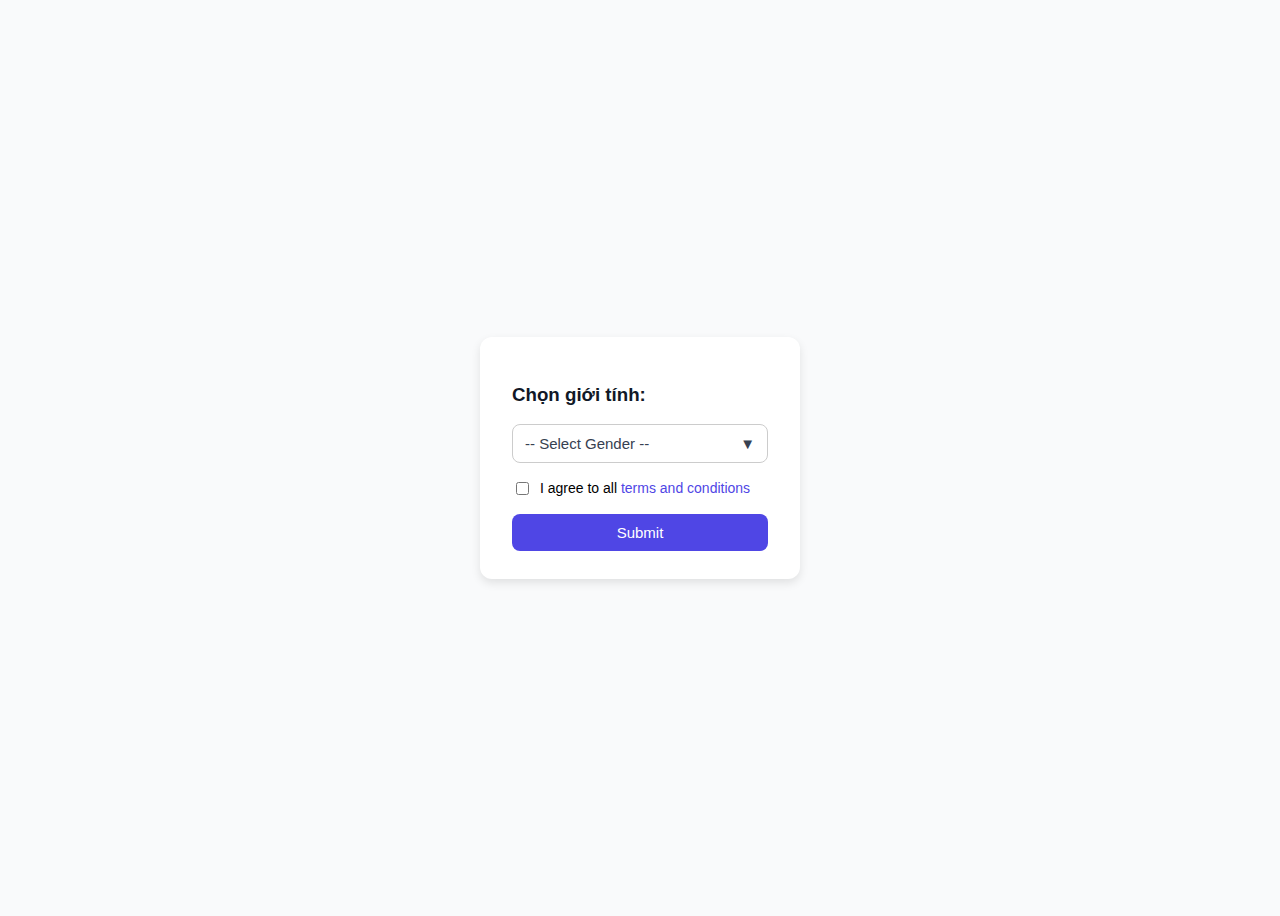
<file: demo.html>
<!DOCTYPE html>
<html lang="en">
<head>
  <meta charset="UTF-8">
  <title>Custom Gender Dropdown</title>
  <style>
    * {
      box-sizing: border-box;
      font-family: "Segoe UI", sans-serif;
    }

    body {
      background: #f9fafb;
      display: flex;
      justify-content: center;
      align-items: center;
      height: 100vh;
    }

    form {
      background: #fff;
      padding: 28px 32px;
      border-radius: 12px;
      box-shadow: 0 4px 10px rgba(0, 0, 0, 0.1);
      width: 320px;
    }

    h3 {
      margin-bottom: 18px;
      color: #111827;
    }

    /* --- Dropdown --- */
    .dropdown {
      position: relative;
      width: 100%;
      margin-bottom: 16px;
    }

    .dropdown-btn {
      width: 100%;
      background: #fff;
      border: 1px solid #ccc;
      border-radius: 8px;
      padding: 10px 12px;
      text-align: left;
      font-size: 15px;
      color: #374151;
      cursor: pointer;
      display: flex;
      justify-content: space-between;
      align-items: center;
    }

    .dropdown-btn:hover {
      border-color: #4f46e5;
    }

    .dropdown-list {
      position: absolute;
      top: 110%;
      left: 0;
      width: 100%;
      background: white;
      border: 1px solid #ccc;
      border-radius: 8px;
      box-shadow: 0 4px 10px rgba(0,0,0,0.05);
      display: none;
      flex-direction: column;
      z-index: 100;
    }

    .dropdown-list.active {
      display: flex;
      animation: fadeIn 0.2s ease-in-out;
    }

    @keyframes fadeIn {
      from { opacity: 0; transform: translateY(-4px); }
      to { opacity: 1; transform: translateY(0); }
    }

    .dropdown-item {
      padding: 10px 12px;
      cursor: pointer;
      display: flex;
      justify-content: space-between;
      align-items: center;
      font-size: 15px;
      color: #374151;
    }

    .dropdown-item:hover {
      background: #f3f4f6;
    }

    .dropdown-item.selected {
      background: #eef2ff;
      color: #4f46e5;
      font-weight: 500;
    }

    /* --- Terms --- */
    .terms {
      display: flex;
      align-items: center;
      gap: 8px;
      font-size: 14px;
      margin-bottom: 16px;
    }

    .terms a {
      color: #4f46e5;
      text-decoration: none;
    }

    .terms a:hover {
      text-decoration: underline;
    }

    input[type="checkbox"] {
      accent-color: #4f46e5;
      cursor: pointer;
    }

    /* --- Button --- */
    button {
      background-color: #4f46e5;
      color: white;
      border: none;
      padding: 10px 18px;
      border-radius: 8px;
      font-size: 15px;
      cursor: pointer;
      width: 100%;
    }

    button:hover {
      background-color: #3730a3;
    }

    .arrow {
      transition: transform 0.2s ease;
    }

    .arrow.rotate {
      transform: rotate(180deg);
    }
  </style>
</head>
<body>
  <form id="genderForm">
    <h3>Chọn giới tính:</h3>

    <div class="dropdown" id="genderDropdown">
      <div class="dropdown-btn" id="dropdownBtn">
        <span id="dropdownSelected">-- Select Gender --</span>
        <span class="arrow">▼</span>
      </div>
      <div class="dropdown-list" id="dropdownList">
        <div class="dropdown-item" data-value="Male">Male</div>
        <div class="dropdown-item" data-value="Female">Female</div>
        <div class="dropdown-item" data-value="Other">Other</div>
      </div>
    </div>

    <div class="terms">
      <input type="checkbox" id="terms" required>
      <label for="terms">I agree to all <a href="#">terms and conditions</a></label>
    </div>

    <button type="button" onclick="submitForm()">Submit</button>
  </form>

  <script>
    const dropdownBtn = document.getElementById("dropdownBtn");
    const dropdownList = document.getElementById("dropdownList");
    const dropdownSelected = document.getElementById("dropdownSelected");
    const arrow = document.querySelector(".arrow");

    let selectedGender = "";

    dropdownBtn.addEventListener("click", () => {
      dropdownList.classList.toggle("active");
      arrow.classList.toggle("rotate");
    });

    document.querySelectorAll(".dropdown-item").forEach(item => {
      item.addEventListener("click", () => {
        document.querySelectorAll(".dropdown-item").forEach(i => i.classList.remove("selected"));
        item.classList.add("selected");
        selectedGender = item.dataset.value;
        dropdownSelected.textContent = item.textContent;
        dropdownList.classList.remove("active");
        arrow.classList.remove("rotate");
      });
    });

    // Đóng dropdown khi click ra ngoài
    document.addEventListener("click", (e) => {
      if (!dropdownBtn.contains(e.target) && !dropdownList.contains(e.target)) {
        dropdownList.classList.remove("active");
        arrow.classList.remove("rotate");
      }
    });

    function submitForm() {
      const agreed = document.getElementById("terms").checked;

      if (!selectedGender) {
        alert("Vui lòng chọn giới tính!");
        return;
      }
      if (!agreed) {
        alert("Vui lòng đồng ý điều khoản!");
        return;
      }

      const payload = { gender: selectedGender, agreed };
      console.log("Dữ liệu gửi:", payload);

      // Gửi lên backend (ví dụ)
      /*
      fetch('/api/user', {
        method: 'POST',
        headers: { 'Content-Type': 'application/json' },
        body: JSON.stringify(payload)
      });
      */

      alert(`Giới tính: ${selectedGender}\nĐồng ý điều khoản: ${agreed}`);
    }
  </script>
</body>
</html>
</file>
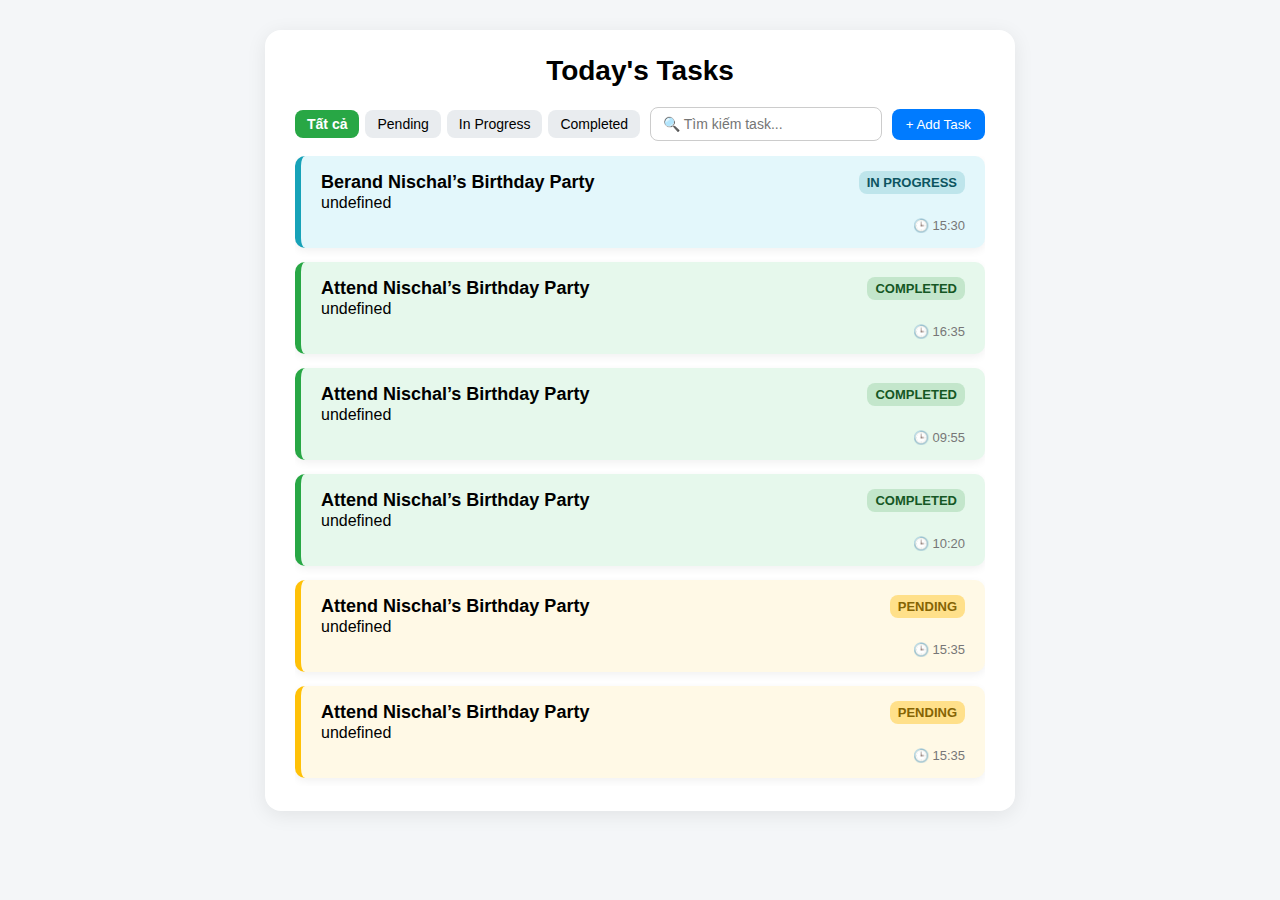
<file: task.html>
<!DOCTYPE html>
<html lang="vi">
<head>
  <meta charset="UTF-8" />
  <meta name="viewport" content="width=device-width, initial-scale=1.0" />
  <title>Today's Tasks</title>
  <style>
    * {margin: 0; padding: 0; box-sizing: border-box;}
    body {
      background: #f4f6f8;
      font-family: 'Inter', sans-serif;
      min-height: 100vh;
      display: flex;
      justify-content: center;
      align-items: flex-start;
      padding: 30px;
    }

    .container {
      background: #fff;
      width: 100%;
      max-width: 750px;
      border-radius: 16px;
      padding: 25px 30px;
      box-shadow: 0 4px 20px rgba(0,0,0,0.08);
      animation: fadeIn 0.4s ease;
    }

    h1 {
      text-align: center;
      font-size: 28px;
      margin-bottom: 20px;
    }

    /* Filter and Add */
    .top-bar {
      display: flex;
      justify-content: space-between;
      align-items: center;
      flex-wrap: wrap;
      gap: 10px;
      margin-bottom: 15px;
    }

    .filter-btns {
      display: flex;
      flex-wrap: wrap;
      gap: 6px;
    }

    .filter-btn {
      border: none;
      border-radius: 8px;
      background: #e9ecef;
      padding: 6px 12px;
      cursor: pointer;
      transition: 0.2s;
      font-size: 14px;
    }
    .filter-btn.active {
      background: #28a745;
      color: #fff;
      font-weight: 600;
    }

    .search-box {
      flex: 1;
      min-width: 180px;
    }

    .search-box input {
      width: 100%;
      padding: 8px 12px;
      border-radius: 8px;
      border: 1px solid #ccc;
      outline: none;
      font-size: 14px;
    }

    .add-btn {
      background: #007bff;
      color: white;
      border: none;
      padding: 8px 14px;
      border-radius: 8px;
      cursor: pointer;
      transition: 0.2s;
    }

    .add-btn:hover {
      background: #0069d9;
    }

    /* Task list */
    .task-list {
      display: flex;
      flex-direction: column;
      gap: 14px;
      max-height: 70vh;
      overflow-y: auto;
      scrollbar-width: thin;
    }

    .task-card {
      background: #fff;
      border-radius: 10px;
      padding: 15px 20px;
      box-shadow: 0 3px 8px rgba(0,0,0,0.06);
      cursor: pointer;
      transition: 0.2s;
    }
    .task-card:hover {
      transform: translateY(-2px);
      box-shadow: 0 6px 16px rgba(0,0,0,0.1);
    }

    .task-header {
      display: flex;
      justify-content: space-between;
      align-items: center;
    }

    .task-header h3 {
      font-size: 18px;
    }

    .status {
      font-size: 13px;
      font-weight: 600;
      padding: 4px 8px;
      border-radius: 8px;
    }

    /* Status colors */
    .pending {border-left: 6px solid #ffc107; background: #fff9e6;}
    .pending .status {background: #ffe08a; color: #856404;}

    .in-progress {border-left: 6px solid #17a2b8; background: #e3f7fb;}
    .in-progress .status {background: #bee5eb; color: #0c5460;}

    .completed {border-left: 6px solid #28a745; background: #e6f8ec;}
    .completed .status {background: #c3e6cb; color: #155724;}

    .task-footer {
      text-align: right;
      color: #777;
      margin-top: 6px;
      font-size: 13px;
    }

    /* Overlay popup */
    .overlay {
      position: fixed;
      inset: 0;
      background: rgba(0,0,0,0.5);
      display: none;
      justify-content: center;
      align-items: center;
      z-index: 999;
    }

    .overlay.active {
      display: flex;
      animation: fadeIn 0.3s linear;
    }

    .popup {
      background: white;
      border-radius: 12px;
      padding: 25px;
      width: 90%;
      max-width: 400px;
      box-shadow: 0 6px 25px rgba(0,0,0,0.2);
      animation: zoomIn 0.3s ease;
      position: relative;
    }

    .popup h3 {
      margin-bottom: 10px;
    }

    .popup p {margin: 10px 0; color: #444;}

    .popup-footer {
      display: flex;
      justify-content: flex-end;
      gap: 8px;
      margin-top: 15px;
    }

    .btn {
      border: none;
      padding: 8px 12px;
      border-radius: 8px;
      cursor: pointer;
      transition: 0.2s;
    }

    .btn.close {background: #dee2e6;}
    .btn.close:hover {background: #ced4da;}

    .btn.complete {background: #28a745; color: white;}
    .btn.complete:hover {background: #218838;}

    .btn.save {background: #007bff; color: white;}
    .btn.save:hover {background: #0069d9;}

    @keyframes fadeIn {from{opacity:0;} to{opacity:1;}}
    @keyframes zoomIn {from{transform:scale(0.9); opacity:0;} to{transform:scale(1); opacity:1;}}
  </style>
</head>
<body>
  <div class="container">
    <h1 class="home-page__heading">Today's Tasks</h1>
    <div class="top-bar">
      <div class="filter-btns">
        <button class="filter-btn active" data-status="ALL">Tất cả</button>
        <button class="filter-btn" data-status="PENDING">Pending</button>
        <button class="filter-btn" data-status="IN_PROGRESS">In Progress</button>
        <button class="filter-btn" data-status="COMPLETED">Completed</button>
      </div>
      <div class="search-box">
        <input type="text" id="searchInput" placeholder="🔍 Tìm kiếm task...">
      </div>
      <button class="add-btn" id="btnAdd">+ Add Task</button>
    </div>
    <div class="task-list" id="taskList">
      <p style="text-align:center;color:#777;">Đang tải...</p>
    </div>
  </div>

  <!-- Popup chi tiết -->
  <div class="overlay" id="overlayDetail">
    <div class="popup">
      <h3 id="popupTitle"></h3>
      <p><strong>Mô tả:</strong> <span id="popupDesc"></span></p>
      <p><strong>Trạng thái:</strong> <span class="status" id="popupStatus"></span></p>
      <p><strong>Giờ đến hạn:</strong> 🕒 <span id="popupTime"></span></p>
      <div class="popup-footer">
        <button class="btn close" id="closeDetail">Đóng</button>
        <button class="btn complete" id="markDone">Mark as Completed</button>
      </div>
    </div>
  </div>

  <!-- Popup thêm task -->
  <div class="overlay" id="overlayAdd">
    <div class="popup">
      <h3>Thêm Task Mới</h3>
      <p><label>Tiêu đề:</label><br><input id="newTitle" type="text" style="width:100%;padding:8px;border:1px solid #ccc;border-radius:6px;"></p>
      <p><label>Mô tả:</label><br><textarea id="newDesc" rows="3" style="width:100%;padding:8px;border:1px solid #ccc;border-radius:6px;"></textarea></p>
      <p><label>Giờ đến hạn:</label><br><input id="newTime" type="time" style="width:100%;padding:8px;border:1px solid #ccc;border-radius:6px;"></p>
      <p><label>Trạng thái:</label><br>
        <select id="newStatus" style="width:100%;padding:8px;border-radius:6px;border:1px solid #ccc;">
          <option value="PENDING">Pending</option>
          <option value="IN_PROGRESS">In Progress</option>
          <option value="COMPLETED">Completed</option>
        </select>
      </p>
      <div class="popup-footer">
        <button class="btn close" id="cancelAdd">Hủy</button>
        <button class="btn save" id="saveTask">Lưu</button>
      </div>
    </div>
  </div>

  <script>
    let allTasks = [];
    let currentFilter = "ALL";
    let currentTask = null;

    // load tasks from localStorage
    function loadTasks() {
      const saved = localStorage.getItem("tasks");
      return saved ? JSON.parse(saved) : [];
    }

    // update tasks in localStorage
    function saveTasks(tasks) {
      localStorage.setItem("tasks", JSON.stringify(allTasks));
    }


    function renderTasks(tasks) {
      const list = document.getElementById("taskList");
      list.innerHTML = "";

      if(!tasks.length) {
        list.innerHTML = "<p style='text-align:center;color:#777;'>Không có task nào 😄</p>";;
      }

      tasks.forEach(task => {
        const card = document.createElement("div");
        card.className = `task-card ${task.status.toLowerCase().replace("_", "-")}`;
        card.innerHTML = `
          <div class="task-header">
            <h3>${task.title}</h3>
            <span class="status">${task.status.replace("_"," ")}</span>
          </div>
          <div class="task-body">
            <p>${task.content}</p>
          </div>
          <div class="task-footer">🕒 ${task.dueTime}</div>
        `;
        list.appendChild(card);
        card.addEventListener("click", () => openDetail(task));
      });
    }

    // apply filter when search
    function applyFilters() {
      const keyword = document.getElementById("searchInput").value.toLowerCase();
      const filtered = allTasks.filter(task => {
        const matchKeyword = task.title.toLowerCase().includes(keyword) || task.content.toLowerCase().includes(keyword);
        const matchStatus = currentFilter === "ALL" ? true : task.status === currentFilter;
        return matchKeyword && matchStatus;
      })
      renderTasks(filtered);
    }

    // open popup detail
    function openDetail(task) {
      currentTask = task;
      document.getElementById("popupTitle").textContent = task.title;
      document.getElementById("popupDesc").textContent = task.content;
      document.getElementById("popupTime").textContent = task.dueTime;
      document.getElementById("popupStatus").textContent = task.status;
      document.getElementById("overlayDetail").classList.add("active");
      document.getElementById("markDone").style.display = task.status === "COMPLETED" ? "none" : "inline-block";
    }

    // close popup detail
    document.getElementById("closeDetail").addEventListener("click", () => document.getElementById("overlayDetail").classList.remove("active"));

    // update task status and close popup detail when click Mark as Completed
    document.getElementById("markDone").addEventListener("click", () => {
      currentTask.status = "COMPLETED";
      saveTasks();
      document.getElementById("overlayDetail").classList.remove("active");
      renderTasks(allTasks);
    })

    // popup add task  
    document.getElementById("btnAdd").addEventListener("click", () => document.getElementById("overlayAdd").classList.add("active"));
    document.getElementById("cancelAdd").addEventListener("click", () => document.getElementById("overlayAdd").classList.remove("active"));

    document.getElementById("saveTask").addEventListener("click", () => {
      const newTitle = document.getElementById("newTitle").value.trim();
      const newContent = document.getElementById("newDesc").value.trim();;
      const newStatus = document.getElementById("newStatus").value.trim();;
      const newTime = document.getElementById("newTime").value.trim();;
      if(!newTitle) {
        alert("Enter task title");
        return;
      };
      const task = {id: Date.now(), title: newTitle, content: newContent, status: newStatus, dueTime: newTime};
      allTasks.push(task);
      saveTasks();
      document.getElementById("overlayAdd").classList.remove("active");
      document.getElementById("newTitle").value = "";
      document.getElementById("newDesc").value = "";
      document.getElementById("newStatus").value = "";
      document.getElementById("newTime").value = "";
      applyFilters();
    });


    // filter buttons
    document.querySelectorAll(".filter-btn").forEach(btn => {
      btn.addEventListener("click", () => {
        document.querySelectorAll(".filter-btn").forEach(b => b.classList.remove("active"));
        btn.classList.add("active");
        currentFilter = btn.dataset.status;
        applyFilters();
      });
      
    });





    document.getElementById("searchInput").addEventListener("input", applyFilters);

    // init
    allTasks = loadTasks();
    if(allTasks.length === 0) {
      allTasks = [
        {id:1, title: "Fontend Task Manager", content: "Home page", status: "IN_PROGRESS", dueTime: "17:00"},
        {id:2, title: "Fontend Task Manager", content: "Profile page", status: "IN_PROGRESS", dueTime: "17:00"},
        {id:3, title: "Fontend Task Manager", content: "Sign up page", status: "IN_PROGRESS", dueTime: "17:00"}
      ];
    }



  saveTasks(allTasks);
  renderTasks(allTasks);


  </script>
</body>
</html>
</file>
